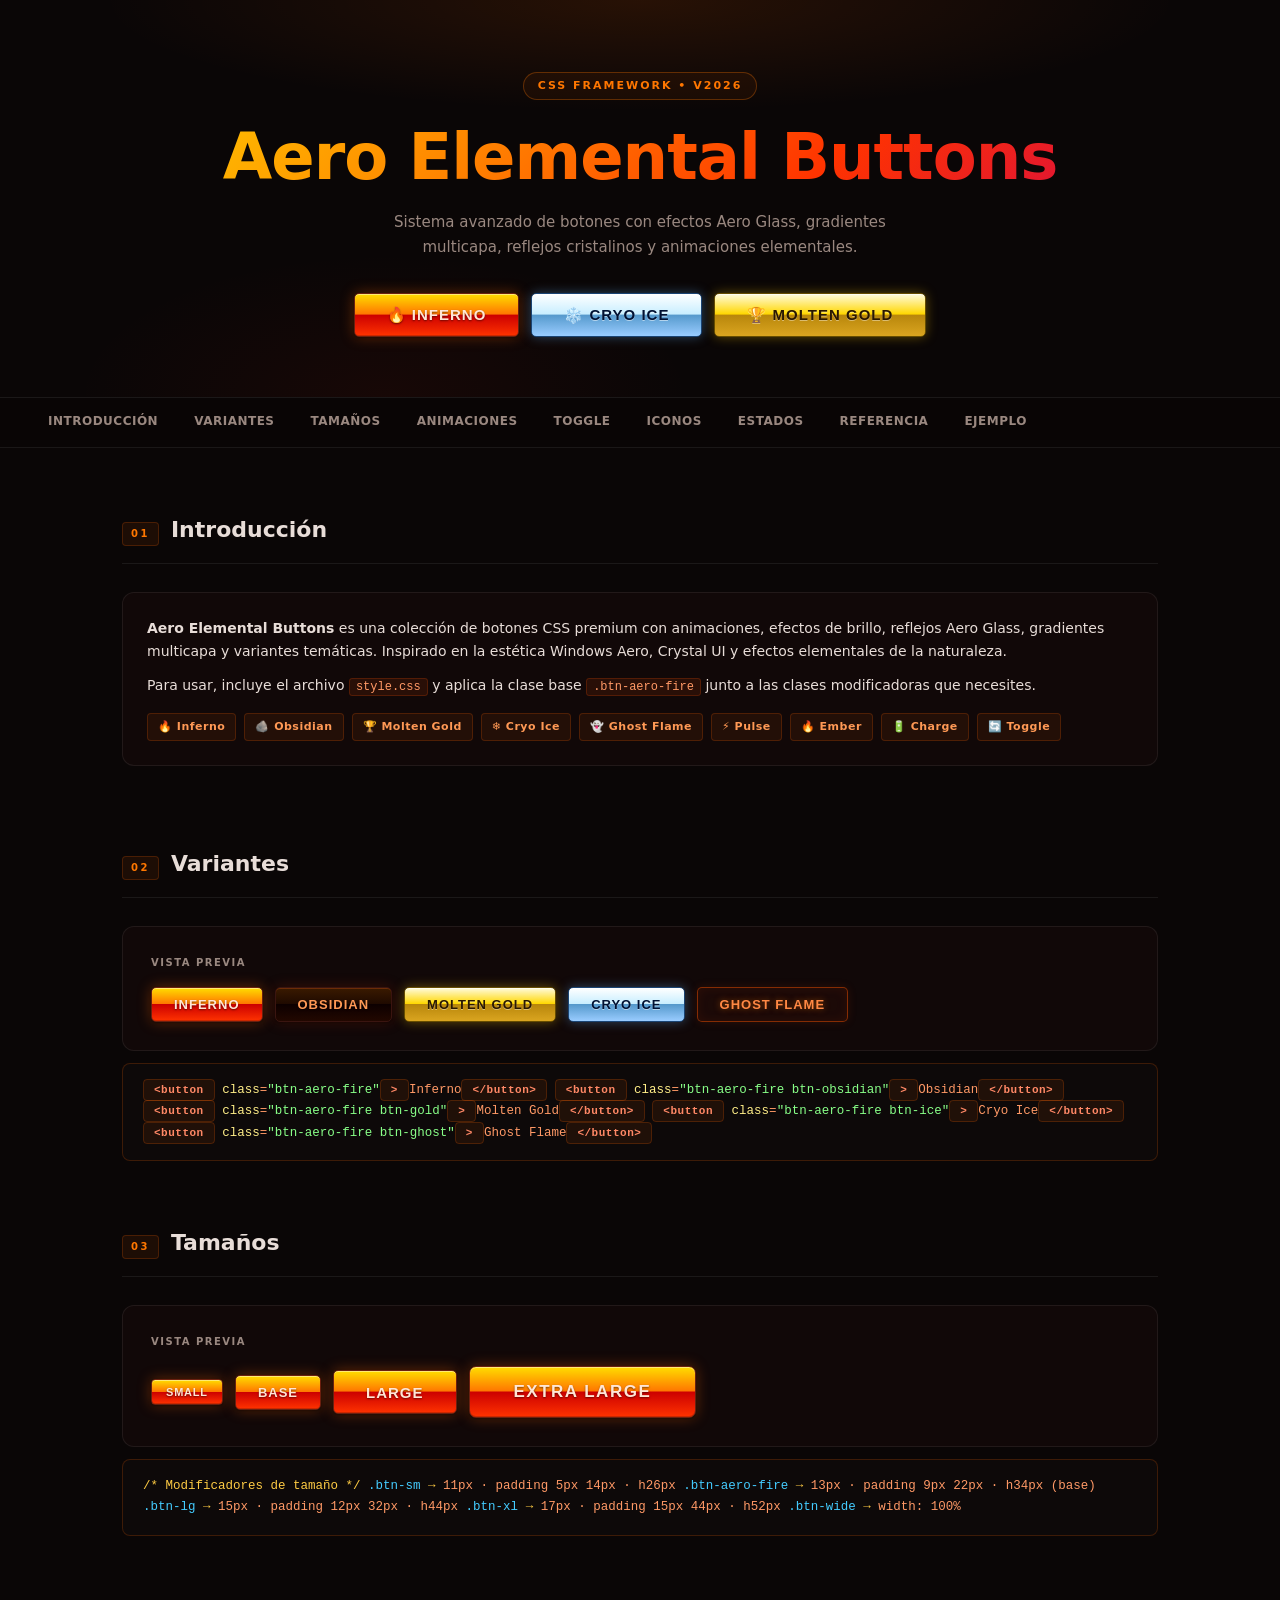
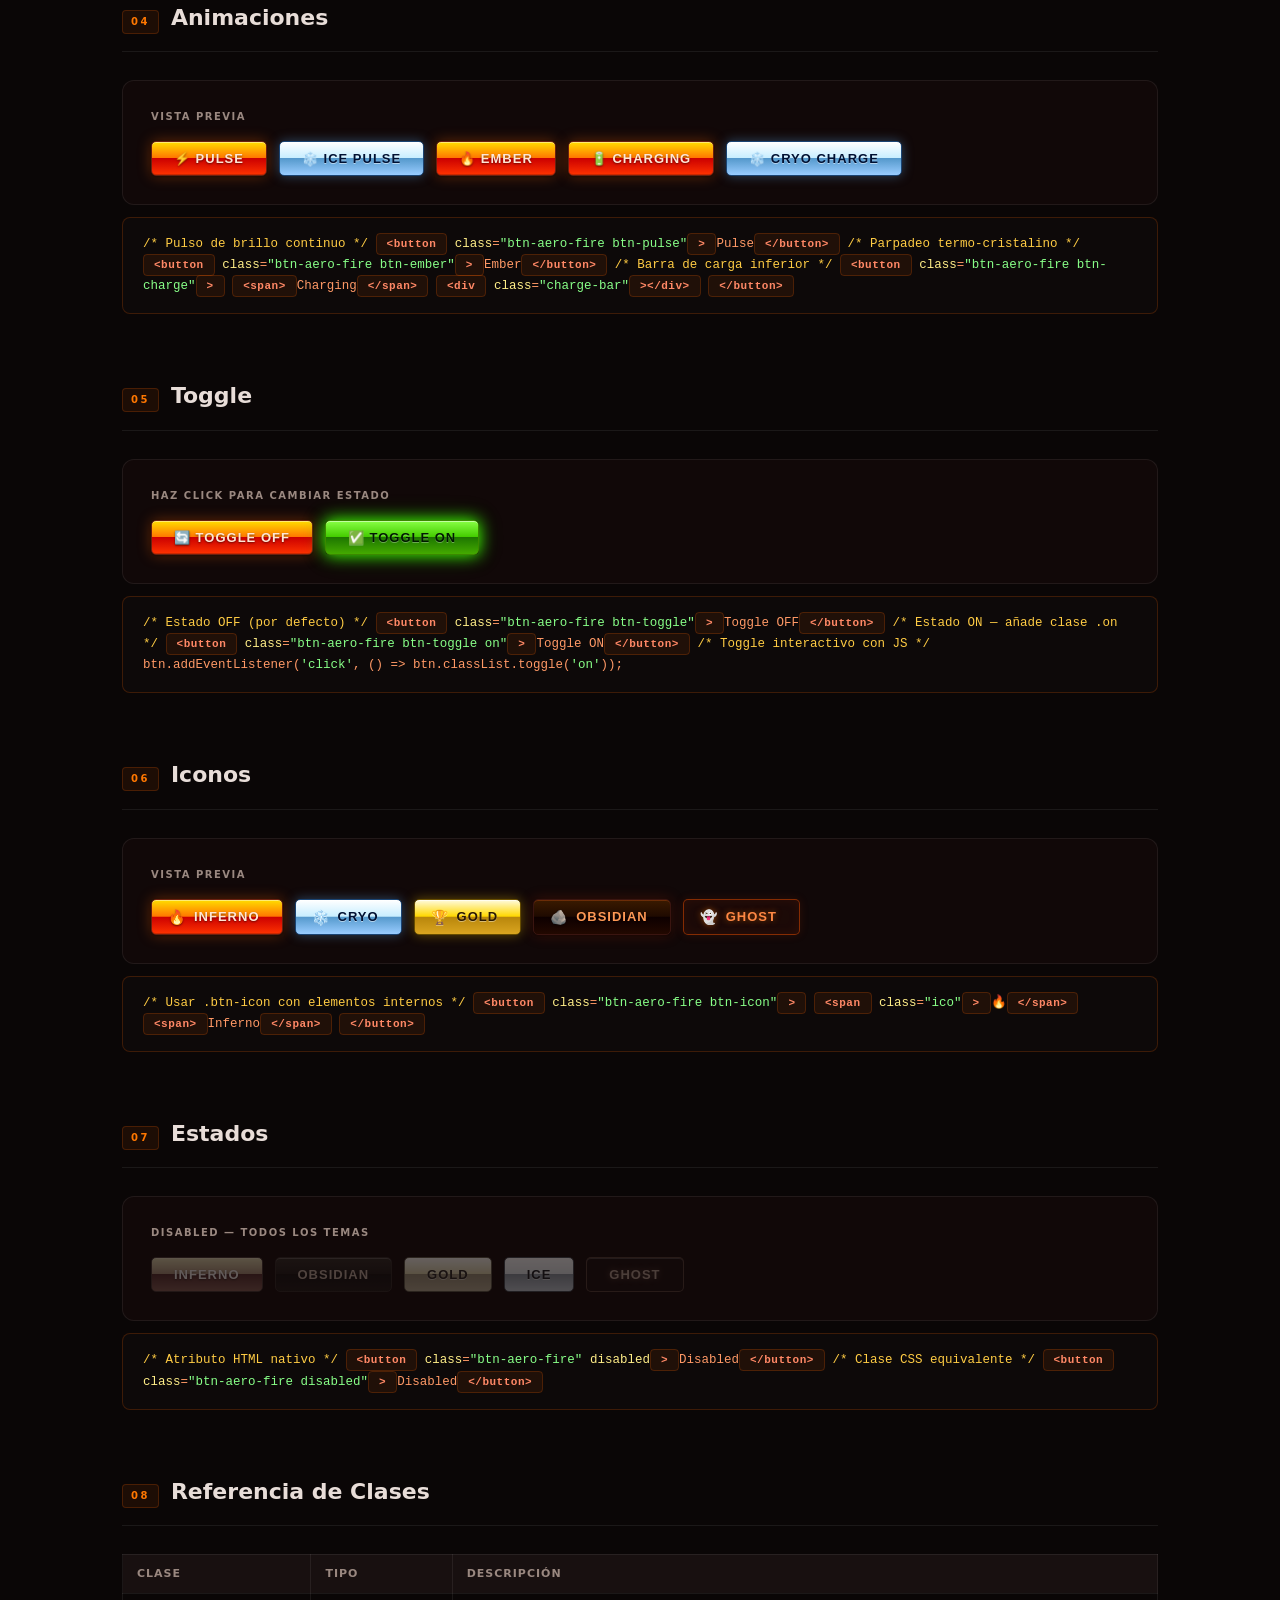
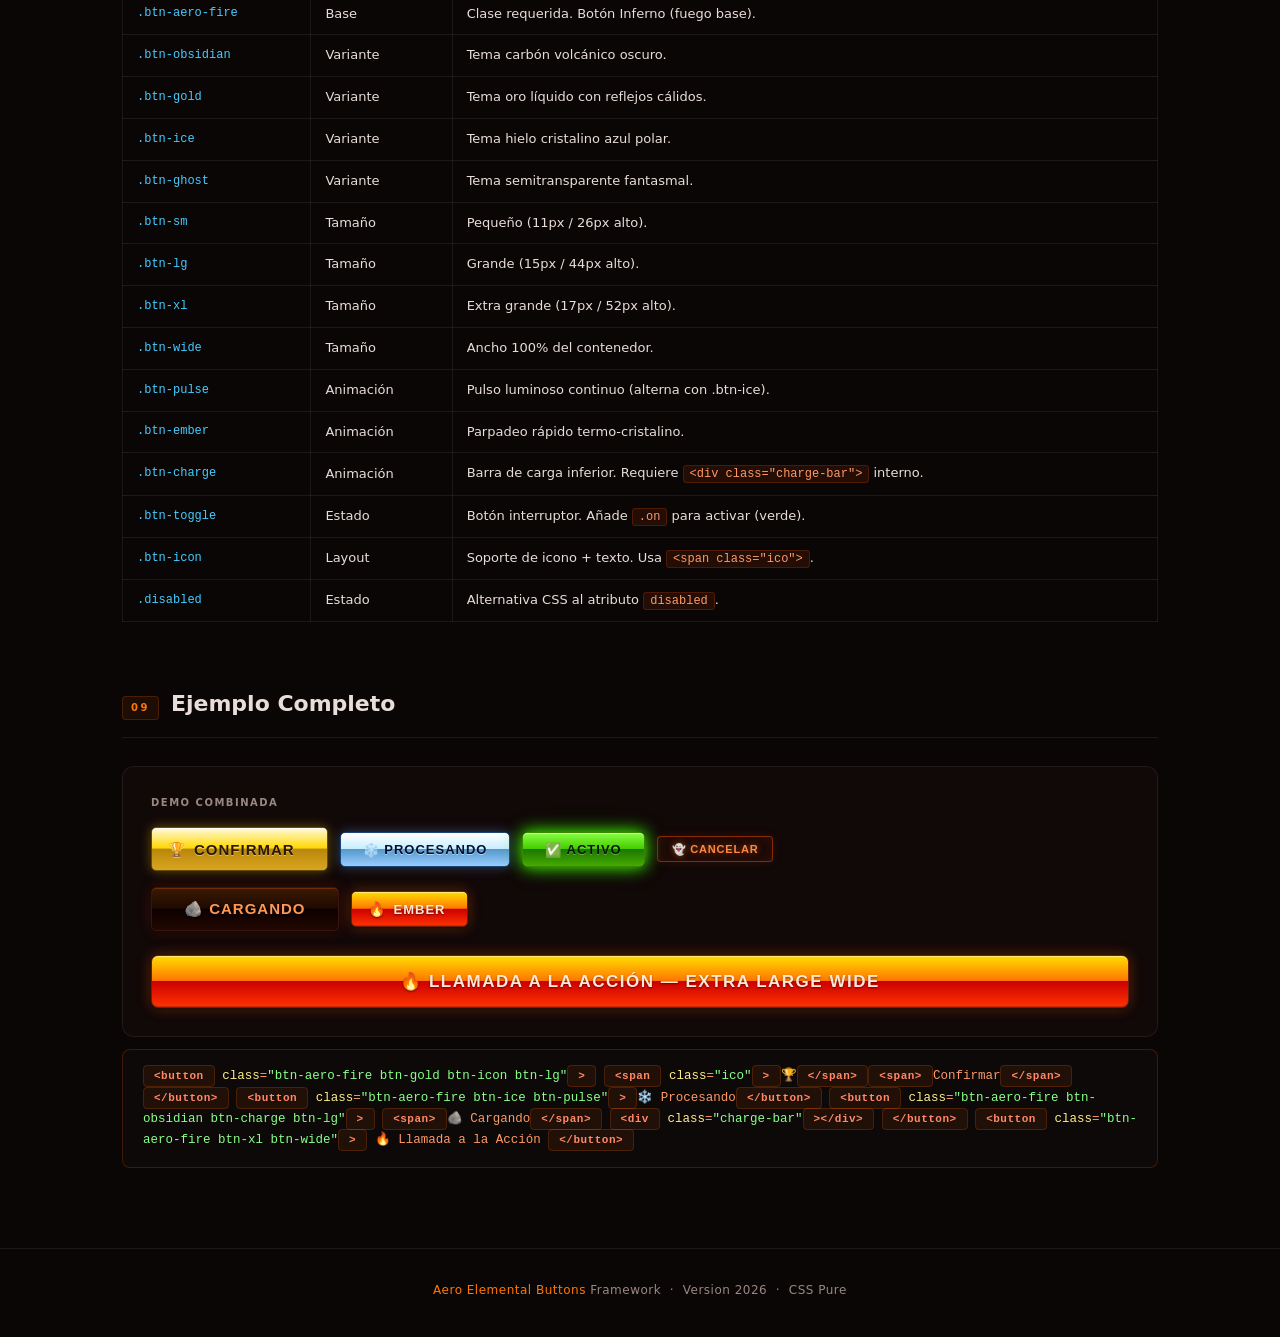
<file: index.html>
<!DOCTYPE html>
<html lang="es">
<head>
<meta charset="UTF-8">
<meta name="viewport" content="width=device-width, initial-scale=1.0">
<title>Aero Elemental Buttons — Documentación</title>
<link rel="icon" type="image/x-icon" href="fuego.ico">
<style>
/* ── Reset & Base ── */
*, *::before, *::after { box-sizing: border-box; margin: 0; padding: 0; }

:root {
  --bg: #0a0606;
  --bg2: #110808;
  --bg3: #181010;
  --border: rgba(255,255,255,0.07);
  --border2: rgba(255,255,255,0.12);
  --text: #e8ddd8;
  --text2: #9a8880;
  --accent: #ff7700;
  --accent2: #ffcc00;
  --code-bg: #0d0909;
  --code-border: rgba(255,100,0,0.2);
  --radius: 8px;
  --radius-lg: 12px;
}

body {
  font-family: 'Segoe UI', system-ui, sans-serif;
  background: var(--bg);
  color: var(--text);
  font-size: 14px;
  line-height: 1.6;
}

/* ── Hero ── */
.hero {
  text-align: center;
  padding: 72px 24px 60px;
  position: relative;
  overflow: hidden;
  border-bottom: 1px solid var(--border);
}

.hero::before {
  content: '';
  position: absolute;
  inset: 0;
  background:
    radial-gradient(ellipse 60% 40% at 50% 0%, rgba(255,100,0,0.12) 0%, transparent 70%),
    radial-gradient(ellipse 40% 60% at 30% 100%, rgba(200,30,0,0.07) 0%, transparent 60%);
  pointer-events: none;
}

.hero-badge {
  display: inline-block;
  font-size: 11px;
  font-weight: 700;
  letter-spacing: 2px;
  text-transform: uppercase;
  color: var(--accent);
  border: 1px solid rgba(255,119,0,0.3);
  border-radius: 20px;
  padding: 4px 14px;
  margin-bottom: 22px;
  background: rgba(255,100,0,0.06);
}

.hero h1 {
  font-size: clamp(36px, 6vw, 64px);
  font-weight: 800;
  letter-spacing: -1px;
  background: linear-gradient(135deg, #ffdd00 0%, #ff8800 35%, #ff3300 65%, #cc0055 100%);
  -webkit-background-clip: text;
  -webkit-text-fill-color: transparent;
  background-clip: text;
  line-height: 1.1;
  margin-bottom: 18px;
}

.hero p {
  color: var(--text2);
  max-width: 560px;
  margin: 0 auto 32px;
  font-size: 15px;
  line-height: 1.7;
}

.hero-actions {
  display: flex;
  gap: 12px;
  justify-content: center;
  flex-wrap: wrap;
}

/* ── Nav ── */
.nav {
  position: sticky;
  top: 0;
  z-index: 100;
  background: rgba(10,6,6,0.92);
  backdrop-filter: blur(12px);
  -webkit-backdrop-filter: blur(12px);
  border-bottom: 1px solid var(--border);
  padding: 0 32px;
  display: flex;
  align-items: center;
  gap: 4px;
  overflow-x: auto;
  scrollbar-width: none;
}
.nav::-webkit-scrollbar { display: none; }

.nav a {
  display: inline-block;
  padding: 14px 16px;
  font-size: 12px;
  font-weight: 600;
  letter-spacing: 0.5px;
  text-transform: uppercase;
  color: var(--text2);
  text-decoration: none;
  border-bottom: 2px solid transparent;
  white-space: nowrap;
  transition: color 0.2s, border-color 0.2s;
}
.nav a:hover { color: var(--accent); border-bottom-color: rgba(255,119,0,0.4); }

/* ── Layout ── */
.container {
  max-width: 1100px;
  margin: 0 auto;
  padding: 0 32px 80px;
}

/* ── Section ── */
.section {
  padding-top: 64px;
}

.section-header {
  display: flex;
  align-items: baseline;
  gap: 12px;
  margin-bottom: 28px;
  padding-bottom: 16px;
  border-bottom: 1px solid var(--border);
}

.section-label {
  font-size: 10px;
  font-weight: 700;
  letter-spacing: 2.5px;
  text-transform: uppercase;
  color: var(--accent);
  background: rgba(255,100,0,0.08);
  border: 1px solid rgba(255,100,0,0.2);
  border-radius: 4px;
  padding: 3px 8px;
}

.section-title {
  font-size: 22px;
  font-weight: 700;
  color: var(--text);
}

/* ── Card ── */
.card {
  background: var(--bg2);
  border: 1px solid var(--border);
  border-radius: var(--radius-lg);
  padding: 24px;
  margin-bottom: 16px;
}

.card p + p { margin-top: 12px; }
.card ul { padding-left: 20px; }
.card li { margin: 6px 0; color: var(--text2); }
.card li::marker { color: var(--accent); }
.card li strong { color: var(--text); }

/* ── Demo area ── */
.demo-area {
  background: var(--bg2);
  border: 1px solid var(--border);
  border-radius: var(--radius-lg);
  padding: 28px;
  margin-bottom: 12px;
}

.demo-label {
  font-size: 10px;
  font-weight: 700;
  letter-spacing: 1.5px;
  text-transform: uppercase;
  color: var(--text2);
  margin-bottom: 16px;
}

/* ── Grid ── */
.grid {
  display: flex;
  flex-wrap: wrap;
  gap: 12px;
  align-items: center;
}

/* ── Code ── */
.code-block {
  background: var(--code-bg);
  border: 1px solid var(--code-border);
  border-radius: var(--radius);
  padding: 16px 20px;
  overflow-x: auto;
  font-family: 'Cascadia Code', 'Fira Code', Consolas, monospace;
  font-size: 12.5px;
  line-height: 1.7;
  color: #ff9966;
  tab-size: 2;
}

.code-block .kw { color: #ffcc44; }
.code-block .cls { color: #44ccff; }
.code-block .str { color: #88ff88; }
.code-block .tag { color: #ff8866; }
.code-block .attr { color: #ffee88; }

/* ── Table ── */
.ref-table {
  width: 100%;
  border-collapse: collapse;
  font-size: 13px;
}
.ref-table th, .ref-table td {
  padding: 10px 14px;
  border: 1px solid var(--border);
  text-align: left;
}
.ref-table th {
  background: var(--bg3);
  color: var(--text2);
  font-size: 11px;
  letter-spacing: 1px;
  text-transform: uppercase;
  font-weight: 700;
}
.ref-table td:first-child {
  font-family: 'Cascadia Code', Consolas, monospace;
  font-size: 12px;
  color: #44ccff;
}
.ref-table tr:hover td { background: rgba(255,255,255,0.02); }

/* ── Divider ── */
.divider {
  height: 1px;
  background: var(--border);
  margin: 48px 0;
}

/* ── Footer ── */
.footer {
  text-align: center;
  padding: 32px;
  border-top: 1px solid var(--border);
  color: var(--text2);
  font-size: 12px;
  letter-spacing: 0.5px;
}
.footer span { color: var(--accent); }

/* ── Tag chips ── */
.tags { display: flex; flex-wrap: wrap; gap: 8px; margin-top: 16px; }
.tag {
  font-size: 11px;
  font-weight: 600;
  letter-spacing: 0.5px;
  padding: 4px 10px;
  border-radius: 4px;
  background: rgba(255,100,0,0.08);
  border: 1px solid rgba(255,100,0,0.2);
  color: #ff9955;
}

/* ── Inline code ── */
code {
  font-family: 'Cascadia Code', Consolas, monospace;
  font-size: 12px;
  background: rgba(255,80,0,0.1);
  border: 1px solid rgba(255,80,0,0.2);
  border-radius: 3px;
  padding: 1px 6px;
  color: #ff9966;
}

/* ============================================================
   AERO ELEMENTAL BUTTONS — Sistema CSS
   ============================================================ */

/* ── BASE ── */
.btn-aero-fire {
  font-family: 'Segoe UI', Tahoma, Geneva, Verdana, sans-serif;
  font-size: 13px;
  font-weight: 700;
  text-transform: uppercase;
  letter-spacing: 1px;
  color: #FFE6D5;
  padding: 9px 22px;
  min-height: 34px;
  cursor: pointer;
  border-radius: 5px;
  outline: none;
  border: 1px solid #6a2010;
  position: relative;
  overflow: hidden;
  display: inline-flex;
  align-items: center;
  justify-content: center;
  user-select: none;
  text-shadow: 0 1px 2px rgba(0,0,0,0.5);
  transition: all 0.2s ease-in-out;
  background: linear-gradient(to bottom, #ffdd00 0%, #ff7700 48%, #cc0000 50%, #ff3300 100%);
  box-shadow:
    inset 0 1px 0 rgba(255,255,255,0.45),
    inset 0 -1px 0 rgba(0,0,0,0.2),
    0 1px 3px rgba(0,0,0,0.5),
    0 0 14px rgba(255,100,0,0.35);
}

.btn-aero-fire::before {
  content: '';
  position: absolute;
  top: 0; left: -70%;
  width: 60%; height: 100%;
  background: linear-gradient(105deg, transparent 20%, rgba(255,255,255,0.25) 50%, transparent 80%);
  transition: left 0.5s ease;
  pointer-events: none;
  z-index: 2;
}
.btn-aero-fire:hover::before { left: 140%; }

.btn-aero-fire::after {
  content: '';
  position: absolute;
  inset: 0;
  border-radius: 4px;
  background: radial-gradient(ellipse at 50% 0%, rgba(255,230,0,0.25) 0%, transparent 70%);
  opacity: 0;
  transition: opacity 0.25s ease;
  pointer-events: none;
  z-index: 1;
}
.btn-aero-fire:hover::after { opacity: 1; }

.btn-aero-fire:hover {
  border-color: #ffdd00;
  color: #ffffff;
  background: linear-gradient(to bottom, #fff5cc 0%, #ffaa00 48%, #e60000 50%, #ff5500 100%);
  box-shadow:
    inset 0 1px 0 rgba(255,255,255,0.65),
    0 0 16px #ff7700,
    0 0 32px #ff002a,
    0 0 6px #ffcc00;
  transform: translateY(-2px);
}
.btn-aero-fire:active {
  border-color: #990000;
  color: #ffaa80;
  transform: translateY(1px) scale(0.97);
  background: linear-gradient(to bottom, #9a1800 0%, #6b1000 48%, #550000 50%, #881800 100%);
  box-shadow: inset 0 3px 6px rgba(0,0,0,0.7), 0 0 10px #ff2200;
}
.btn-aero-fire:focus-visible {
  box-shadow:
    inset 0 0 0 1px rgba(255,221,0,0.8),
    inset 0 2px 0 rgba(255,255,255,0.4),
    0 0 8px rgba(255,119,0,0.8);
}
.btn-aero-fire:disabled,
.btn-aero-fire.disabled {
  opacity: 0.38;
  cursor: not-allowed;
  filter: grayscale(0.8) contrast(0.9);
  transform: none !important;
  box-shadow: inset 0 1px 0 rgba(255,255,255,0.2) !important;
  animation: none !important;
}

/* ── TAMAÑOS ── */
.btn-sm  { font-size: 11px; padding: 5px 14px; min-height: 26px; letter-spacing: 0.8px; border-radius: 4px; }
.btn-lg  { font-size: 15px; padding: 12px 32px; min-height: 44px; }
.btn-xl  { font-size: 17px; padding: 15px 44px; min-height: 52px; letter-spacing: 1.5px; border-radius: 7px; }
.btn-wide { width: 100%; justify-content: center; }

/* ── OBSIDIAN ── */
.btn-obsidian {
  border-color: #3a1510;
  color: #ff9955;
  background: linear-gradient(to bottom, #3a1a00 0%, #1f0a00 48%, #0d0000 50%, #220800 100%);
  box-shadow: inset 0 1px 0 rgba(255,100,30,0.25), 0 0 14px rgba(180,40,0,0.25), 0 1px 3px rgba(0,0,0,0.7);
}
.btn-obsidian::after { background: radial-gradient(ellipse at 50% 0%, rgba(255,85,0,0.2) 0%, transparent 70%); }
.btn-obsidian:hover {
  border-color: #ff5500; color: #ffddaa;
  background: linear-gradient(to bottom, #5a2c00 0%, #3a1400 48%, #1f0500 50%, #401000 100%);
  box-shadow: inset 0 1px 0 rgba(255,150,50,0.35), 0 0 20px #cc3300, 0 0 40px rgba(200,40,0,0.3);
}
.btn-obsidian:active {
  border-color: #1a0500;
  background: linear-gradient(to bottom, #100300 0%, #050000 50%, #0a0200 100%);
  box-shadow: inset 0 3px 6px rgba(0,0,0,0.85);
}

/* ── MOLTEN GOLD ── */
.btn-gold {
  border-color: #664d00; color: #2a1800; text-shadow: 0 1px 0 rgba(255,255,255,0.4);
  background: linear-gradient(to bottom, #fffbdd 0%, #ffd700 48%, #b8860b 50%, #daa520 100%);
  box-shadow: inset 0 1px 0 rgba(255,255,255,0.6), 0 0 12px rgba(255,200,0,0.35);
}
.btn-gold::after { background: radial-gradient(ellipse at 50% 0%, rgba(255,255,255,0.4) 0%, transparent 70%); }
.btn-gold:hover {
  border-color: #ffd700; color: #000000;
  background: linear-gradient(to bottom, #ffffff 0%, #ffe44d 48%, #cc9900 50%, #f0c000 100%);
  box-shadow: inset 0 1px 0 rgba(255,255,255,0.8), 0 0 20px #ffc000, 0 0 35px rgba(255,180,0,0.4);
}
.btn-gold:active {
  border-color: #4a3600; color: #ffd700;
  background: linear-gradient(to bottom, #a07800 0%, #705400 50%, #8a6500 100%);
  box-shadow: inset 0 3px 6px rgba(0,0,0,0.5);
}

/* ── CRYO ICE ── */
.btn-ice {
  border-color: #1a4473; color: #001133; text-shadow: 0 1px 0 rgba(255,255,255,0.5);
  background: linear-gradient(to bottom, #ffffff 0%, #c8eeff 48%, #5599cc 50%, #99ccff 100%);
  box-shadow: inset 0 1px 0 rgba(255,255,255,0.8), 0 0 12px rgba(100,180,255,0.35);
}
.btn-ice::after { background: radial-gradient(ellipse at 50% 0%, rgba(255,255,255,0.6) 0%, transparent 70%); }
.btn-ice:hover {
  border-color: #44aaff; color: #00122c;
  background: linear-gradient(to bottom, #ffffff 0%, #ddf4ff 48%, #3388dd 50%, #aaddff 100%);
  box-shadow: inset 0 1px 0 #ffffff, 0 0 20px #66bbff, 0 0 35px rgba(50,150,255,0.4);
}
.btn-ice:active {
  border-color: #0b224a; color: #aaddff;
  background: linear-gradient(to bottom, #2255aa 0%, #113377 50%, #1a3a78 100%);
  box-shadow: inset 0 3px 6px rgba(0,0,0,0.5);
}

/* ── GHOST ── */
.btn-ghost {
  background: rgba(200,60,0,0.06);
  border: 1px solid rgba(204,68,0,0.6);
  color: #ff8844;
  text-shadow: 0 0 6px rgba(255,120,0,0.5);
  box-shadow: 0 0 10px rgba(200,60,0,0.15), inset 0 0 12px rgba(200,60,0,0.1);
}
.btn-ghost::after { display: none; }
.btn-ghost:hover {
  background: linear-gradient(to bottom, rgba(255,100,0,0.18) 0%, rgba(200,0,0,0.18) 100%);
  border-color: #ff8800; color: #ffcc88;
  box-shadow: 0 0 20px rgba(255,102,0,0.6), 0 0 6px #ff3300;
}
.btn-ghost:active {
  background: rgba(150,30,0,0.25);
  border-color: #aa3300;
}

/* ── TOGGLE ── */
.btn-toggle.on {
  background: linear-gradient(to bottom, #88ff44 0%, #44cc00 48%, #1e7700 50%, #44aa00 100%);
  border-color: #3b8800; color: #001a00; text-shadow: 0 1px 0 rgba(255,255,255,0.3);
  box-shadow: inset 0 1px 0 rgba(255,255,255,0.5), 0 0 16px #44ff00, 0 0 25px rgba(0,200,0,0.3);
}
.btn-toggle.on::after { background: radial-gradient(ellipse at 50% 0%, rgba(200,255,100,0.4) 0%, transparent 70%); }
.btn-toggle.on:hover {
  background: linear-gradient(to bottom, #bdff99 0%, #55dd00 48%, #259900 50%, #55cc00 100%);
  border-color: #55cc00;
  box-shadow: inset 0 1px 0 rgba(255,255,255,0.6), 0 0 22px #55ff00, 0 0 40px #228800;
}

/* ── ICON ── */
.btn-icon { gap: 8px; padding-left: 16px; }
.btn-icon .ico { font-size: 14px; display: inline-block; transition: transform 0.2s; }
.btn-icon:hover .ico { transform: scale(1.15); }

/* ── ANIMACIONES ── */
.btn-pulse { animation: aeroPulse 2s infinite alternate ease-in-out; }
@keyframes aeroPulse {
  0%   { box-shadow: inset 0 1px 0 rgba(255,255,255,0.4), 0 0 10px rgba(255,100,0,0.3); }
  100% { box-shadow: inset 0 1px 0 rgba(255,255,255,0.5), 0 0 22px rgba(255,150,0,0.8), 0 0 35px rgba(255,0,50,0.5); }
}
.btn-ice.btn-pulse { animation-name: aeroPulseIce; }
@keyframes aeroPulseIce {
  0%   { box-shadow: inset 0 1px 0 rgba(255,255,255,0.6), 0 0 10px rgba(100,180,255,0.3); }
  100% { box-shadow: inset 0 1px 0 rgba(255,255,255,0.8), 0 0 22px #55aaff, 0 0 35px #2255aa; }
}

.btn-charge::before { display: none; }
.btn-charge .charge-bar {
  position: absolute;
  bottom: 0; left: 0; height: 3px; width: 0%;
  background: linear-gradient(to right, #ffff00, #ff6600, #ff0000);
  box-shadow: 0 -1px 6px #ff9900;
  animation: chargeUp 2.5s infinite linear;
  z-index: 3;
}
.btn-ice .charge-bar { background: linear-gradient(to right, #ffffff, #88ddff, #0055cc); box-shadow: 0 -1px 6px #33aaff; }
@keyframes chargeUp {
  0%   { width: 0%; opacity: 0.2; }
  10%  { opacity: 1; }
  80%  { width: 100%; opacity: 1; }
  90%  { width: 100%; opacity: 0; }
  100% { width: 0%; opacity: 0; }
}

.btn-ember { animation: emberFlicker 0.15s infinite alternate ease-in-out; }
@keyframes emberFlicker {
  0%   { filter: brightness(0.95) contrast(1); }
  100% { filter: brightness(1.1) contrast(1.05); box-shadow: inset 0 1px 0 rgba(255,255,255,0.5), 0 0 18px rgba(255,100,0,0.6); }
}

/* ── Toggle JS ── */
.btn-toggle { cursor: pointer; }

/* ── Responsive ── */
@media (max-width: 600px) {
  .container { padding: 0 16px 60px; }
  .nav { padding: 0 16px; }
  .demo-area { padding: 20px 16px; }
  .card { padding: 18px 16px; }
  .hero { padding: 48px 16px 40px; }
}
</style>
</head>
<body>

<!-- ═══ HERO ═══ -->
<div class="hero">
  <div class="hero-badge">CSS Framework • v2026</div>
  <h1>Aero Elemental Buttons</h1>
  <p>Sistema avanzado de botones con efectos Aero Glass, gradientes multicapa, reflejos cristalinos y animaciones elementales.</p>
  <div class="hero-actions">
    <button class="btn-aero-fire btn-lg">🔥 Inferno</button>
    <button class="btn-aero-fire btn-ice btn-lg">❄️ Cryo Ice</button>
    <button class="btn-aero-fire btn-gold btn-lg">🏆 Molten Gold</button>
  </div>
</div>

<!-- ═══ NAV ═══ -->
<nav class="nav">
  <a href="#intro">Introducción</a>
  <a href="#variantes">Variantes</a>
  <a href="#tamanios">Tamaños</a>
  <a href="#animaciones">Animaciones</a>
  <a href="#toggle">Toggle</a>
  <a href="#iconos">Iconos</a>
  <a href="#estados">Estados</a>
  <a href="#referencia">Referencia</a>
  <a href="#ejemplo">Ejemplo</a>
</nav>

<!-- ═══ MAIN ═══ -->
<div class="container">

  <!-- INTRO -->
  <section class="section" id="intro">
    <div class="section-header">
      <span class="section-label">01</span>
      <h2 class="section-title">Introducción</h2>
    </div>
    <div class="card">
      <p>
        <strong>Aero Elemental Buttons</strong> es una colección de botones CSS premium con animaciones,
        efectos de brillo, reflejos Aero Glass, gradientes multicapa y variantes temáticas.
        Inspirado en la estética Windows Aero, Crystal UI y efectos elementales de la naturaleza.
      </p>
      <p>Para usar, incluye el archivo <code>style.css</code> y aplica la clase base <code>.btn-aero-fire</code>
        junto a las clases modificadoras que necesites.</p>
      <div class="tags">
        <span class="tag">🔥 Inferno</span>
        <span class="tag">🪨 Obsidian</span>
        <span class="tag">🏆 Molten Gold</span>
        <span class="tag">❄️ Cryo Ice</span>
        <span class="tag">👻 Ghost Flame</span>
        <span class="tag">⚡ Pulse</span>
        <span class="tag">🔥 Ember</span>
        <span class="tag">🔋 Charge</span>
        <span class="tag">🔄 Toggle</span>
      </div>
    </div>
  </section>

  <!-- VARIANTES -->
  <section class="section" id="variantes">
    <div class="section-header">
      <span class="section-label">02</span>
      <h2 class="section-title">Variantes</h2>
    </div>
    <div class="demo-area">
      <div class="demo-label">Vista previa</div>
      <div class="grid">
        <button class="btn-aero-fire">Inferno</button>
        <button class="btn-aero-fire btn-obsidian">Obsidian</button>
        <button class="btn-aero-fire btn-gold">Molten Gold</button>
        <button class="btn-aero-fire btn-ice">Cryo Ice</button>
        <button class="btn-aero-fire btn-ghost">Ghost Flame</button>
      </div>
    </div>
    <div class="code-block"><span class="tag">&lt;button</span> <span class="attr">class</span>=<span class="str">"btn-aero-fire"</span><span class="tag">&gt;</span>Inferno<span class="tag">&lt;/button&gt;</span>

<span class="tag">&lt;button</span> <span class="attr">class</span>=<span class="str">"btn-aero-fire btn-obsidian"</span><span class="tag">&gt;</span>Obsidian<span class="tag">&lt;/button&gt;</span>

<span class="tag">&lt;button</span> <span class="attr">class</span>=<span class="str">"btn-aero-fire btn-gold"</span><span class="tag">&gt;</span>Molten Gold<span class="tag">&lt;/button&gt;</span>

<span class="tag">&lt;button</span> <span class="attr">class</span>=<span class="str">"btn-aero-fire btn-ice"</span><span class="tag">&gt;</span>Cryo Ice<span class="tag">&lt;/button&gt;</span>

<span class="tag">&lt;button</span> <span class="attr">class</span>=<span class="str">"btn-aero-fire btn-ghost"</span><span class="tag">&gt;</span>Ghost Flame<span class="tag">&lt;/button&gt;</span></div>
  </section>

  <!-- TAMAÑOS -->
  <section class="section" id="tamanios">
    <div class="section-header">
      <span class="section-label">03</span>
      <h2 class="section-title">Tamaños</h2>
    </div>
    <div class="demo-area">
      <div class="demo-label">Vista previa</div>
      <div class="grid" style="align-items: center;">
        <button class="btn-aero-fire btn-sm">Small</button>
        <button class="btn-aero-fire">Base</button>
        <button class="btn-aero-fire btn-lg">Large</button>
        <button class="btn-aero-fire btn-xl">Extra Large</button>
      </div>
    </div>
    <div class="code-block"><span class="kw">/* Modificadores de tamaño */</span>
<span class="cls">.btn-sm</span>   <span class="kw">→</span> 11px · padding 5px 14px  · h26px
<span class="cls">.btn-aero-fire</span> <span class="kw">→</span> 13px · padding 9px 22px  · h34px  (base)
<span class="cls">.btn-lg</span>   <span class="kw">→</span> 15px · padding 12px 32px · h44px
<span class="cls">.btn-xl</span>   <span class="kw">→</span> 17px · padding 15px 44px · h52px
<span class="cls">.btn-wide</span> <span class="kw">→</span> width: 100%</div>
  </section>

  <!-- ANIMACIONES -->
  <section class="section" id="animaciones">
    <div class="section-header">
      <span class="section-label">04</span>
      <h2 class="section-title">Animaciones</h2>
    </div>
    <div class="demo-area">
      <div class="demo-label">Vista previa</div>
      <div class="grid">
        <button class="btn-aero-fire btn-pulse">⚡ Pulse</button>
        <button class="btn-aero-fire btn-ice btn-pulse">❄️ Ice Pulse</button>
        <button class="btn-aero-fire btn-ember">🔥 Ember</button>
        <button class="btn-aero-fire btn-charge">
          <span>🔋 Charging</span>
          <div class="charge-bar"></div>
        </button>
        <button class="btn-aero-fire btn-ice btn-charge">
          <span>❄️ Cryo Charge</span>
          <div class="charge-bar"></div>
        </button>
      </div>
    </div>
    <div class="code-block"><span class="kw">/* Pulso de brillo continuo */</span>
<span class="tag">&lt;button</span> <span class="attr">class</span>=<span class="str">"btn-aero-fire btn-pulse"</span><span class="tag">&gt;</span>Pulse<span class="tag">&lt;/button&gt;</span>

<span class="kw">/* Parpadeo termo-cristalino */</span>
<span class="tag">&lt;button</span> <span class="attr">class</span>=<span class="str">"btn-aero-fire btn-ember"</span><span class="tag">&gt;</span>Ember<span class="tag">&lt;/button&gt;</span>

<span class="kw">/* Barra de carga inferior */</span>
<span class="tag">&lt;button</span> <span class="attr">class</span>=<span class="str">"btn-aero-fire btn-charge"</span><span class="tag">&gt;</span>
  <span class="tag">&lt;span&gt;</span>Charging<span class="tag">&lt;/span&gt;</span>
  <span class="tag">&lt;div</span> <span class="attr">class</span>=<span class="str">"charge-bar"</span><span class="tag">&gt;&lt;/div&gt;</span>
<span class="tag">&lt;/button&gt;</span></div>
  </section>

  <!-- TOGGLE -->
  <section class="section" id="toggle">
    <div class="section-header">
      <span class="section-label">05</span>
      <h2 class="section-title">Toggle</h2>
    </div>
    <div class="demo-area">
      <div class="demo-label">Haz click para cambiar estado</div>
      <div class="grid">
        <button class="btn-aero-fire btn-toggle" onclick="this.classList.toggle('on'); this.textContent = this.classList.contains('on') ? '✅ Toggle ON' : '🔄 Toggle OFF'">🔄 Toggle OFF</button>
        <button class="btn-aero-fire btn-toggle on" onclick="this.classList.toggle('on'); this.textContent = this.classList.contains('on') ? '✅ Toggle ON' : '🔄 Toggle OFF'">✅ Toggle ON</button>
      </div>
    </div>
    <div class="code-block"><span class="kw">/* Estado OFF (por defecto) */</span>
<span class="tag">&lt;button</span> <span class="attr">class</span>=<span class="str">"btn-aero-fire btn-toggle"</span><span class="tag">&gt;</span>Toggle OFF<span class="tag">&lt;/button&gt;</span>

<span class="kw">/* Estado ON — añade clase .on */</span>
<span class="tag">&lt;button</span> <span class="attr">class</span>=<span class="str">"btn-aero-fire btn-toggle on"</span><span class="tag">&gt;</span>Toggle ON<span class="tag">&lt;/button&gt;</span>

<span class="kw">/* Toggle interactivo con JS */</span>
btn.addEventListener(<span class="str">'click'</span>, () =&gt; btn.classList.toggle(<span class="str">'on'</span>));</div>
  </section>

  <!-- ICONOS -->
  <section class="section" id="iconos">
    <div class="section-header">
      <span class="section-label">06</span>
      <h2 class="section-title">Iconos</h2>
    </div>
    <div class="demo-area">
      <div class="demo-label">Vista previa</div>
      <div class="grid">
        <button class="btn-aero-fire btn-icon">
          <span class="ico">🔥</span><span>Inferno</span>
        </button>
        <button class="btn-aero-fire btn-icon btn-ice">
          <span class="ico">❄️</span><span>Cryo</span>
        </button>
        <button class="btn-aero-fire btn-icon btn-gold">
          <span class="ico">🏆</span><span>Gold</span>
        </button>
        <button class="btn-aero-fire btn-icon btn-obsidian">
          <span class="ico">🪨</span><span>Obsidian</span>
        </button>
        <button class="btn-aero-fire btn-icon btn-ghost">
          <span class="ico">👻</span><span>Ghost</span>
        </button>
      </div>
    </div>
    <div class="code-block"><span class="kw">/* Usar .btn-icon con elementos internos */</span>
<span class="tag">&lt;button</span> <span class="attr">class</span>=<span class="str">"btn-aero-fire btn-icon"</span><span class="tag">&gt;</span>
  <span class="tag">&lt;span</span> <span class="attr">class</span>=<span class="str">"ico"</span><span class="tag">&gt;</span>🔥<span class="tag">&lt;/span&gt;</span>
  <span class="tag">&lt;span&gt;</span>Inferno<span class="tag">&lt;/span&gt;</span>
<span class="tag">&lt;/button&gt;</span></div>
  </section>

  <!-- ESTADOS -->
  <section class="section" id="estados">
    <div class="section-header">
      <span class="section-label">07</span>
      <h2 class="section-title">Estados</h2>
    </div>
    <div class="demo-area">
      <div class="demo-label">Disabled — todos los temas</div>
      <div class="grid">
        <button class="btn-aero-fire" disabled>Inferno</button>
        <button class="btn-aero-fire btn-obsidian" disabled>Obsidian</button>
        <button class="btn-aero-fire btn-gold" disabled>Gold</button>
        <button class="btn-aero-fire btn-ice" disabled>Ice</button>
        <button class="btn-aero-fire btn-ghost" disabled>Ghost</button>
      </div>
    </div>
    <div class="code-block"><span class="kw">/* Atributo HTML nativo */</span>
<span class="tag">&lt;button</span> <span class="attr">class</span>=<span class="str">"btn-aero-fire"</span> <span class="attr">disabled</span><span class="tag">&gt;</span>Disabled<span class="tag">&lt;/button&gt;</span>

<span class="kw">/* Clase CSS equivalente */</span>
<span class="tag">&lt;button</span> <span class="attr">class</span>=<span class="str">"btn-aero-fire disabled"</span><span class="tag">&gt;</span>Disabled<span class="tag">&lt;/button&gt;</span></div>
  </section>

  <!-- REFERENCIA -->
  <section class="section" id="referencia">
    <div class="section-header">
      <span class="section-label">08</span>
      <h2 class="section-title">Referencia de Clases</h2>
    </div>
    <table class="ref-table">
      <thead>
        <tr>
          <th>Clase</th>
          <th>Tipo</th>
          <th>Descripción</th>
        </tr>
      </thead>
      <tbody>
        <tr><td>.btn-aero-fire</td><td>Base</td><td>Clase requerida. Botón Inferno (fuego base).</td></tr>
        <tr><td>.btn-obsidian</td><td>Variante</td><td>Tema carbón volcánico oscuro.</td></tr>
        <tr><td>.btn-gold</td><td>Variante</td><td>Tema oro líquido con reflejos cálidos.</td></tr>
        <tr><td>.btn-ice</td><td>Variante</td><td>Tema hielo cristalino azul polar.</td></tr>
        <tr><td>.btn-ghost</td><td>Variante</td><td>Tema semitransparente fantasmal.</td></tr>
        <tr><td>.btn-sm</td><td>Tamaño</td><td>Pequeño (11px / 26px alto).</td></tr>
        <tr><td>.btn-lg</td><td>Tamaño</td><td>Grande (15px / 44px alto).</td></tr>
        <tr><td>.btn-xl</td><td>Tamaño</td><td>Extra grande (17px / 52px alto).</td></tr>
        <tr><td>.btn-wide</td><td>Tamaño</td><td>Ancho 100% del contenedor.</td></tr>
        <tr><td>.btn-pulse</td><td>Animación</td><td>Pulso luminoso continuo (alterna con .btn-ice).</td></tr>
        <tr><td>.btn-ember</td><td>Animación</td><td>Parpadeo rápido termo-cristalino.</td></tr>
        <tr><td>.btn-charge</td><td>Animación</td><td>Barra de carga inferior. Requiere <code>&lt;div class="charge-bar"&gt;</code> interno.</td></tr>
        <tr><td>.btn-toggle</td><td>Estado</td><td>Botón interruptor. Añade <code>.on</code> para activar (verde).</td></tr>
        <tr><td>.btn-icon</td><td>Layout</td><td>Soporte de icono + texto. Usa <code>&lt;span class="ico"&gt;</code>.</td></tr>
        <tr><td>.disabled</td><td>Estado</td><td>Alternativa CSS al atributo <code>disabled</code>.</td></tr>
      </tbody>
    </table>
  </section>

  <!-- EJEMPLO COMPLETO -->
  <section class="section" id="ejemplo">
    <div class="section-header">
      <span class="section-label">09</span>
      <h2 class="section-title">Ejemplo Completo</h2>
    </div>
    <div class="demo-area">
      <div class="demo-label">Demo combinada</div>
      <div class="grid" style="margin-bottom:16px;">
        <button class="btn-aero-fire btn-gold btn-icon btn-lg">
          <span class="ico">🏆</span><span>Confirmar</span>
        </button>
        <button class="btn-aero-fire btn-ice btn-pulse">❄️ Procesando</button>
        <button class="btn-aero-fire btn-toggle on" onclick="this.classList.toggle('on')">✅ Activo</button>
        <button class="btn-aero-fire btn-ghost btn-sm">👻 Cancelar</button>
      </div>
      <div class="grid">
        <button class="btn-aero-fire btn-obsidian btn-charge btn-lg">
          <span>🪨 Cargando</span>
          <div class="charge-bar"></div>
        </button>
        <button class="btn-aero-fire btn-ember btn-icon">
          <span class="ico">🔥</span><span>Ember</span>
        </button>
        <button class="btn-aero-fire btn-xl btn-wide" style="margin-top:12px;">
          🔥 Llamada a la Acción — Extra Large Wide
        </button>
      </div>
    </div>
    <div class="code-block"><span class="tag">&lt;button</span> <span class="attr">class</span>=<span class="str">"btn-aero-fire btn-gold btn-icon btn-lg"</span><span class="tag">&gt;</span>
  <span class="tag">&lt;span</span> <span class="attr">class</span>=<span class="str">"ico"</span><span class="tag">&gt;</span>🏆<span class="tag">&lt;/span&gt;</span><span class="tag">&lt;span&gt;</span>Confirmar<span class="tag">&lt;/span&gt;</span>
<span class="tag">&lt;/button&gt;</span>

<span class="tag">&lt;button</span> <span class="attr">class</span>=<span class="str">"btn-aero-fire btn-ice btn-pulse"</span><span class="tag">&gt;</span>❄️ Procesando<span class="tag">&lt;/button&gt;</span>

<span class="tag">&lt;button</span> <span class="attr">class</span>=<span class="str">"btn-aero-fire btn-obsidian btn-charge btn-lg"</span><span class="tag">&gt;</span>
  <span class="tag">&lt;span&gt;</span>🪨 Cargando<span class="tag">&lt;/span&gt;</span>
  <span class="tag">&lt;div</span> <span class="attr">class</span>=<span class="str">"charge-bar"</span><span class="tag">&gt;&lt;/div&gt;</span>
<span class="tag">&lt;/button&gt;</span>

<span class="tag">&lt;button</span> <span class="attr">class</span>=<span class="str">"btn-aero-fire btn-xl btn-wide"</span><span class="tag">&gt;</span>
  🔥 Llamada a la Acción
<span class="tag">&lt;/button&gt;</span></div>
  </section>

</div>

<!-- ═══ FOOTER ═══ -->
<footer class="footer">
  <span>Aero Elemental Buttons</span> Framework &nbsp;·&nbsp; Version 2026 &nbsp;·&nbsp; CSS Pure
</footer>

</body>
</html>
</file>
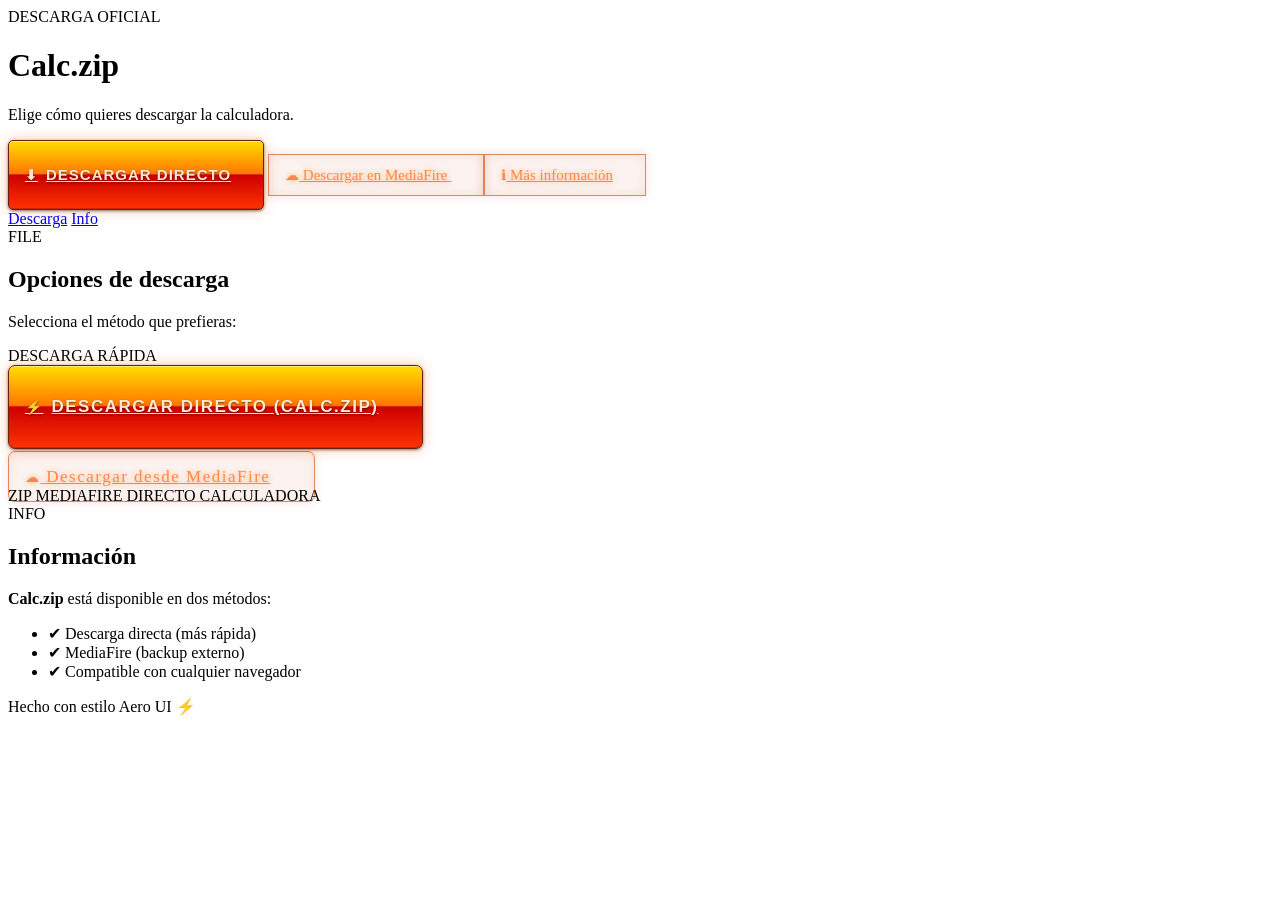
<file: index2.html>
<!DOCTYPE html>
<html lang="es">
<head>
<meta charset="UTF-8">
<meta name="viewport" content="width=device-width, initial-scale=1.0">

<title>Descarga Calc</title>

<link rel="icon" type="image/x-icon" href="42697fire_98982.ico">
<link rel="stylesheet" href="style.css">
</head>

<body>

<header class="hero">
  <span class="hero-badge">DESCARGA OFICIAL</span>
  <h1>Calc.zip</h1>
  <p>Elige cómo quieres descargar la calculadora.</p>

  <div class="hero-actions">

    <!-- DESCARGA DIRECTA -->
    <a href="Calc.zip" download class="btn-aero-fire btn-lg btn-pulse btn-icon">
      <span class="ico">⬇</span>
      Descargar directo
    </a>

    <!-- MEDIAFIRE -->
    <a href="https://www.mediafire.com/folder/mon0s7h8ujkpm/Calc"
       target="_blank"
       class="btn-ghost btn-lg btn-icon">
      <span class="ico">☁</span>
      Descargar en MediaFire
    </a>

    <!-- INFO -->
    <a href="#info" class="btn-ghost btn-lg btn-icon">
      <span class="ico">ℹ</span>
      Más información
    </a>

  </div>
</header>

<nav class="nav">
  <a href="#descarga">Descarga</a>
  <a href="#info">Info</a>
</nav>

<main class="container">

  <section id="descarga" class="section">
    <div class="section-header">
      <span class="section-label">FILE</span>
      <h2 class="section-title">Opciones de descarga</h2>
    </div>

    <div class="card">

      <p>Selecciona el método que prefieras:</p>

      <div class="demo-area">
        <div class="demo-label">DESCARGA RÁPIDA</div>

        <!-- DIRECTA -->
        <a href="Calc.zip" download class="btn-aero-fire btn-xl btn-icon btn-pulse">
          <span class="ico">⚡</span>
          Descargar directo (Calc.zip)
        </a>

        <br><br>

        <!-- MEDIAFIRE -->
        <a href="https://www.mediafire.com/folder/mon0s7h8ujkpm/Calc"
           target="_blank"
           class="btn-ghost btn-xl btn-icon">
          <span class="ico">☁</span>
          Descargar desde MediaFire
        </a>

      </div>

      <div class="tags">
        <span class="tag">ZIP</span>
        <span class="tag">MEDIAFIRE</span>
        <span class="tag">DIRECTO</span>
        <span class="tag">CALCULADORA</span>
      </div>

    </div>
  </section>

  <div class="divider"></div>

  <section id="info" class="section">
    <div class="section-header">
      <span class="section-label">INFO</span>
      <h2 class="section-title">Información</h2>
    </div>

    <div class="card">
      <p><strong>Calc.zip</strong> está disponible en dos métodos:</p>

      <ul>
        <li>✔ Descarga directa (más rápida)</li>
        <li>✔ MediaFire (backup externo)</li>
        <li>✔ Compatible con cualquier navegador</li>
      </ul>
    </div>
  </section>

</main>

<footer class="footer">
  Hecho con estilo <span>Aero UI</span> ⚡
</footer>

</body>
</html>
</file>
<file: style.css>
/* ============================================================
   AERO ELEMENTAL BUTTONS — Sistema CSS Optimizado (2026)
   ============================================================ */

/* ------------------------------------------------------------
   BASE & COMPORTAMIENTO NATIVO AERO
   ------------------------------------------------------------ */
.btn-aero-fire {
  font-family: 'Segoe UI', Tahoma, Geneva, Verdana, sans-serif;
  font-size: 13px;
  font-weight: 700;
  text-transform: uppercase;
  letter-spacing: 1px;
  color: #FFE6D5;
  padding: 9px 22px;
  min-height: 34px;
  cursor: pointer;
  border-radius: 5px;
  outline: none;
  border: 1px solid #6a2010;
  position: relative;
  overflow: hidden;
  display: inline-flex;
  align-items: center;
  justify-content: center;
  user-select: none;
  text-shadow: 0 1px 2px rgba(0, 0, 0, 0.5);
  transition: all 0.2s ease-in-out, background-position 0s;

  /* Variante base: INFERNO */
  background: linear-gradient(to bottom,
    #ffdd00 0%,
    #ff7700 48%,
    #cc0000 50%,
    #ff3300 100%
  );

  box-shadow:
    inset 0 1px 0 rgba(255, 255, 255, 0.45),
    inset 0 -1px 0 rgba(0, 0, 0, 0.2),
    0 1px 3px rgba(0, 0, 0, 0.5),
    0 0 14px rgba(255, 100, 0, 0.35);
}

/* Efecto Destello Aero (Glint) */
.btn-aero-fire::before {
  content: '';
  position: absolute;
  top: 0;
  left: -70%;
  width: 60%;
  height: 100%;
  background: linear-gradient(
    105deg,
    transparent 20%,
    rgba(255, 255, 255, 0.25) 50%,
    transparent 80%
  );
  transition: left 0.5s ease;
  pointer-events: none;
  z-index: 2;
}

.btn-aero-fire:hover::before {
  left: 140%;
}

/* Reflejo Radial de Calor Superior */
.btn-aero-fire::after {
  content: '';
  position: absolute;
  inset: 0;
  border-radius: 4px;
  background: radial-gradient(
    ellipse at 50% 0%,
    rgba(255, 230, 0, 0.25) 0%,
    transparent 70%
  );
  opacity: 0;
  transition: opacity 0.25s ease;
  pointer-events: none;
  z-index: 1;
}

.btn-aero-fire:hover::after {
  opacity: 1;
}

/* Hover Base (Inferno) */
.btn-aero-fire:hover {
  border-color: #ffdd00;
  color: #ffffff;
  background: linear-gradient(to bottom,
    #fff5cc 0%,
    #ffaa00 48%,
    #e60000 50%,
    #ff5500 100%
  );
  box-shadow:
    inset 0 1px 0 rgba(255, 255, 255, 0.65),
    0 0 16px #ff7700,
    0 0 32px #ff002a,
    0 0 6px #ffcc00;
  transform: translateY(-2px);
}

/* Active Base (Inferno) */
.btn-aero-fire:active {
  border-color: #990000;
  color: #ffaa80;
  transform: translateY(1px) scale(0.97);
  background: linear-gradient(to bottom,
    #9a1800 0%,
    #6b1000 48%,
    #550000 50%,
    #881800 100%
  );
  box-shadow:
    inset 0 3px 6px rgba(0, 0, 0, 0.7),
    0 0 10px #ff2200;
}

/* El clásico anillo de selección Aero Focus */
.btn-aero-fire:focus-visible {
  box-shadow:
    inset 0 0 0 1px rgba(255, 221, 0, 0.8),
    inset 0 2px 0 rgba(255, 255, 255, 0.4),
    0 0 8px rgba(255, 119, 0, 0.8);
}

/* Disabled */
.btn-aero-fire:disabled,
.btn-aero-fire.disabled {
  opacity: 0.4;
  cursor: not-allowed;
  filter: grayscale(0.8) contrast(0.9);
  transform: none !important;
  box-shadow: inset 0 1px 0 rgba(255,255,255,0.2) !important;
  animation: none !important;
}

/* ------------------------------------------------------------
   TAMAÑOS MODULARES
   ------------------------------------------------------------ */
.btn-sm { font-size: 11px; padding: 5px 14px; min-height: 26px; letter-spacing: 0.8px; border-radius: 4px; }
.btn-lg { font-size: 15px; padding: 12px 32px; min-height: 44px; }
.btn-xl { font-size: 17px; padding: 15px 44px; min-height: 52px; letter-spacing: 1.5px; border-radius: 7px; }
.btn-wide { width: 100%; justify-content: center; }

/* ------------------------------------------------------------
   VARIANTE: OBSIDIAN (Carbón de Magma)
   ------------------------------------------------------------ */
.btn-obsidian {
  border-color: #3a1510;
  color: #ff9955;
  background: linear-gradient(to bottom, #3a1a00 0%, #1f0a00 48%, #0d0000 50%, #220800 100%);
  box-shadow: inset 0 1px 0 rgba(255, 100, 30, 0.25), 0 0 14px rgba(180, 40, 0, 0.25), 0 1px 3px rgba(0, 0, 0, 0.7);
}
.btn-obsidian::after { background: radial-gradient(ellipse at 50% 0%, rgba(255, 85, 0, 0.2) 0%, transparent 70%); }
.btn-obsidian:hover {
  border-color: #ff5500; color: #ffddaa;
  background: linear-gradient(to bottom, #5a2c00 0%, #3a1400 48%, #1f0500 50%, #401000 100%);
  box-shadow: inset 0 1px 0 rgba(255, 150, 50, 0.35), 0 0 20px #cc3300, 0 0 40px rgba(200, 40, 0, 0.3);
}
.btn-obsidian:active {
  border-color: #1a0500;
  background: linear-gradient(to bottom, #100300 0%, #050000 50%, #0a0200 100%);
  box-shadow: inset 0 3px 6px rgba(0, 0, 0, 0.85);
}

/* ------------------------------------------------------------
   VARIANTE: MOLTEN GOLD (Oro Líquido)
   ------------------------------------------------------------ */
.btn-gold {
  border-color: #664d00; color: #2a1800; text-shadow: 0 1px 0 rgba(255, 255, 255, 0.4);
  background: linear-gradient(to bottom, #fffbdd 0%, #ffd700 48%, #b8860b 50%, #daa520 100%);
  box-shadow: inset 0 1px 0 rgba(255, 255, 255, 0.6), 0 0 12px rgba(255, 200, 0, 0.35);
}
.btn-gold::after { background: radial-gradient(ellipse at 50% 0%, rgba(255, 255, 255, 0.4) 0%, transparent 70%); }
.btn-gold:hover {
  border-color: #ffd700; color: #000000;
  background: linear-gradient(to bottom, #ffffff 0%, #ffe44d 48%, #cc9900 50%, #f0c000 100%);
  box-shadow: inset 0 1px 0 rgba(255, 255, 255, 0.8), 0 0 20px #ffc000, 0 0 35px rgba(255, 180, 0, 0.4);
}
.btn-gold:active {
  border-color: #4a3600; color: #ffd700;
  background: linear-gradient(to bottom, #a07800 0%, #705400 50%, #8a6500 100%);
  box-shadow: inset 0 3px 6px rgba(0,0,0,0.5);
}

/* ------------------------------------------------------------
   VARIANTE: CRYO ICE (Fuego Azul / Escarcha)
   ------------------------------------------------------------ */
.btn-ice {
  border-color: #1a4473; color: #001133; text-shadow: 0 1px 0 rgba(255, 255, 255, 0.5);
  background: linear-gradient(to bottom, #ffffff 0%, #c8eeff 48%, #5599cc 50%, #99ccff 100%);
  box-shadow: inset 0 1px 0 rgba(255, 255, 255, 0.8), 0 0 12px rgba(100, 180, 255, 0.35);
}
.btn-ice::after { background: radial-gradient(ellipse at 50% 0%, rgba(255, 255, 255, 0.6) 0%, transparent 70%); }
.btn-ice:hover {
  border-color: #44aaff; color: #00122c;
  background: linear-gradient(to bottom, #ffffff 0%, #ddf4ff 48%, #3388dd 50%, #aaddff 100%);
  box-shadow: inset 0 1px 0 #ffffff, 0 0 20px #66bbff, 0 0 35px rgba(50, 150, 255, 0.4);
}
.btn-ice:active {
  border-color: #0b224a; color: #aaddff;
  background: linear-gradient(to bottom, #2255aa 0%, #113377 50%, #1a3a78 100%);
  box-shadow: inset 0 3px 6px rgba(0,0,0,0.5);
}

/* ------------------------------------------------------------
   VARIANTE: GHOST FLAME (Fuego Fatuo Semitransparente)
   ------------------------------------------------------------ */
.btn-ghost {
  background: rgba(200, 60, 0, 0.06);
  border: 1px solid rgba(204, 68, 0, 0.6);
  color: #ff8844;
  text-shadow: 0 0 6px rgba(255, 120, 0, 0.5);
  box-shadow: 0 0 10px rgba(200, 60, 0, 0.15), inset 0 0 12px rgba(200, 60, 0, 0.1);
}
.btn-ghost::after { display: none; }
.btn-ghost:hover {
  background: linear-gradient(to bottom, rgba(255, 100, 0, 0.18) 0%, rgba(200, 0, 0, 0.18) 100%);
  border-color: #ff8800; color: #ffcc88;
  box-shadow: 0 0 20px rgba(255, 102, 0, 0.6), 0 0 6px #ff3300;
}
.btn-ghost:active {
  background: rgba(150, 30, 0, 0.25);
  border-color: #aa3300;
}

/* ------------------------------------------------------------
   COMPLEMENTOS: ÍCONOS & TOGGLE (Estados Avanzados)
   ------------------------------------------------------------ */
.btn-icon { gap: 8px; padding-left: 16px; }
.btn-icon .ico { font-size: 14px; display: inline-block; transition: transform 0.2s; }
.btn-icon:hover .ico { transform: scale(1.15); }

.btn-toggle.on {
  background: linear-gradient(to bottom, #88ff44 0%, #44cc00 48%, #1e7700 50%, #44aa00 100%);
  border-color: #3b8800; color: #001a00; text-shadow: 0 1px 0 rgba(255,255,255,0.3);
  box-shadow: inset 0 1px 0 rgba(255, 255, 255, 0.5), 0 0 16px #44ff00, 0 0 25px rgba(0, 200, 0, 0.3);
}
.btn-toggle.on::after { background: radial-gradient(ellipse at 50% 0%, rgba(200, 255, 100, 0.4) 0%, transparent 70%); }
.btn-toggle.on:hover {
  background: linear-gradient(to bottom, #bdff99 0%, #55dd00 48%, #259900 50%, #55cc00 100%);
  border-color: #55cc00; box-shadow: inset 0 1px 0 rgba(255, 255, 255, 0.6), 0 0 22px #55ff00, 0 0 40px #228800;
}

/* ------------------------------------------------------------
   ANIMACIONES DINÁMICAS (Heredan colores contextuales)
   ------------------------------------------------------------ */

/* Pulse */
.btn-pulse { animation: aeroPulse 2s infinite alternate ease-in-out; }
@keyframes aeroPulse {
  0% { box-shadow: inset 0 1px 0 rgba(255,255,255,0.4), 0 0 10px rgba(255,100,0,0.3); }
  100% { box-shadow: inset 0 1px 0 rgba(255,255,255,0.5), 0 0 22px rgba(255,150,0,0.8), 0 0 35px rgba(255,0,50,0.5); }
}
/* Forzar variables de pulso adaptativas para Ice e Obsidian */
.btn-ice.btn-pulse { animation-name: aeroPulseIce; }
@keyframes aeroPulseIce {
  0% { box-shadow: inset 0 1px 0 rgba(255,255,255,0.6), 0 0 10px rgba(100,180,255,0.3); }
  100% { box-shadow: inset 0 1px 0 rgba(255,255,255,0.8), 0 0 22px #55aaff, 0 0 35px #2255aa; }
}

/* Charge (Inyección en la base del cristal) */
.btn-charge::before { display: none; } /* Desactiva glint para no romper la transición */
.btn-charge .charge-bar {
  position: absolute;
  bottom: 0; left: 0; height: 3px; width: 0%;
  background: linear-gradient(to right, #ffff00, #ff6600, #ff0000);
  box-shadow: 0 -1px 6px #ff9900;
  animation: chargeUp 2.5s infinite linear;
  z-index: 3;
}
.btn-ice .charge-bar { background: linear-gradient(to right, #ffffff, #88ddff, #0055cc); box-shadow: 0 -1px 6px #33aaff; }
@keyframes chargeUp {
  0% { width: 0%; opacity: 0.2; }
  10% { opacity: 1; }
  80% { width: 100%; opacity: 1; }
  90% { width: 100%; opacity: 0; }
  100% { width: 0%; opacity: 0; }
}

/* Ember (Parpadeo termo-cristalino rápido) */
.btn-ember { animation: emberFlicker 0.15s infinite alternate ease-in-out; }
@keyframes emberFlicker {
  0% { filter: brightness(0.95) contrast(1); }
  100% { filter: brightness(1.1) contrast(1.05); box-shadow: inset 0 1px 0 rgba(255,255,255,0.5), 0 0 18px rgba(255,100,0,0.6); }
}
</file>
